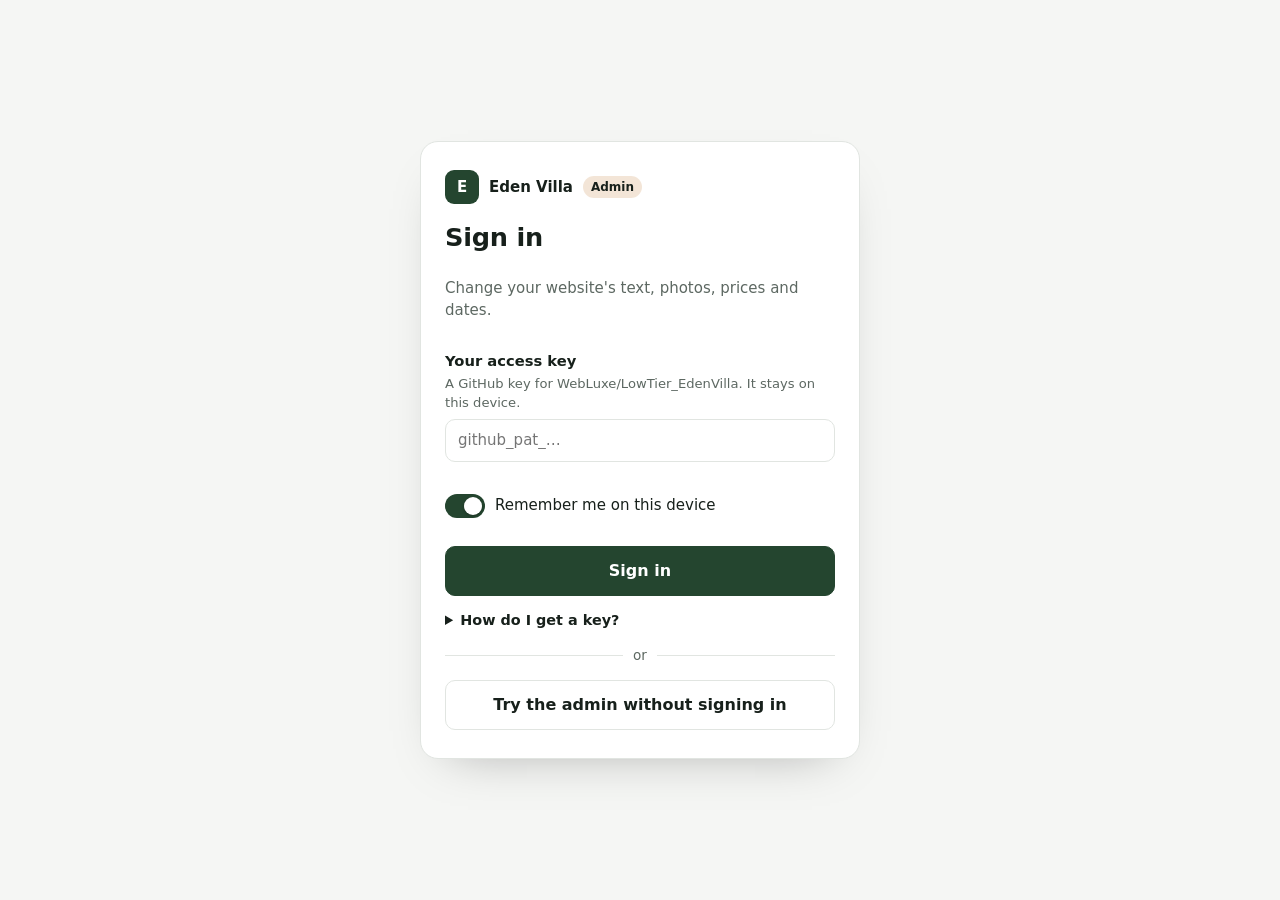
<file: admin/index.html>
<!doctype html>
<html lang="en">
<head>
<meta charset="utf-8">
<meta name="viewport" content="width=device-width, initial-scale=1, viewport-fit=cover">
<meta name="robots" content="noindex, nofollow">
<title>Admin</title>
<link rel="icon" href="../assets/favicon.svg" type="image/svg+xml">
<link rel="stylesheet" href="admin.css?v=8f308b787d">
</head>
<body>
<div id="adm"><noscript><p style="padding:24px">The admin panel needs JavaScript.</p></noscript></div>
<script src="../config.js?v=8f308b787d"></script>
<script src="../data/site.js"></script>
<script src="admin.js?v=8f308b787d"></script>
<script>document.title = ((window.SITE || {}).name || 'Website') + ' · Admin'; window.ADMIN_START();</script>
</body>
</html>
</file>
<file: admin/admin.css>
/* WebLuxe admin panel. --p and --a come from the site's brand colours. */
:root { --p: #1e3f31; --a: #c98a4b; --bg: #f5f6f4; --card: #fff; --text: #17201b; --text-2: #5d6862; --line: #e1e5e1; --ok: #12804a; --err: #b42318; --r: 12px; color-scheme: light; }
@media (prefers-color-scheme: dark) { :root:not([data-theme="light"]) { --bg: #0f1412; --card: #171e1b; --text: #eef2ef; --text-2: #a7b2ac; --line: #28322d; color-scheme: dark; } }
*, *::before, *::after { box-sizing: border-box; }
html, body { margin: 0; }
body { font: 15px/1.5 system-ui, -apple-system, "Segoe UI", Roboto, sans-serif; color: var(--text); background: var(--bg); -webkit-font-smoothing: antialiased; }
h1 { font-size: 1.6rem; margin: 0 0 6px; letter-spacing: -.01em; }
a { color: inherit; }
button, input, select, textarea { font: inherit; color: inherit; }
img { display: block; max-width: 100%; }
[hidden] { display: none !important; }
:focus-visible { outline: 3px solid color-mix(in srgb, var(--a) 70%, transparent); outline-offset: 2px; }
.loading { padding: 40px; text-align: center; color: var(--text-2); }

.btn { display: inline-flex; align-items: center; justify-content: center; gap: 6px; min-height: 42px; padding: 0 16px; border-radius: 10px; border: 1px solid var(--line); background: var(--card); font-weight: 600; text-decoration: none; cursor: pointer; white-space: nowrap; }
.btn:hover { border-color: color-mix(in srgb, var(--text) 30%, transparent); }
.btn-p { background: var(--p); border-color: var(--p); color: #fff; }
.btn-p:hover { filter: brightness(1.12); border-color: var(--p); }
.btn-q { background: transparent; }
.btn-s { min-height: 36px; padding: 0 12px; font-size: .9rem; }
.btn-l { min-height: 50px; width: 100%; font-size: 1rem; }
.btn[disabled] { opacity: .6; cursor: progress; }
.row { display: flex; flex-wrap: wrap; align-items: center; gap: 8px; margin: 10px 0; }

/* sign in */
.login { min-height: 100vh; display: grid; place-items: center; padding: 20px 16px; }
.lcard { width: min(100%, 440px); background: var(--card); border: 1px solid var(--line); border-radius: 18px; padding: 28px 24px; display: grid; gap: 14px; box-shadow: 0 20px 50px -30px rgb(0 0 0 / .35); }
.lcard form { display: grid; gap: 14px; }
.brand { display: flex; align-items: center; gap: 10px; margin: 0; text-decoration: none; }
.brand span { width: 34px; height: 34px; display: grid; place-items: center; border-radius: 9px; background: var(--p); color: #fff; font-weight: 700; }
.brand small { padding: 2px 8px; border-radius: 99px; background: color-mix(in srgb, var(--a) 22%, transparent); font-weight: 600; font-size: .75rem; }
.intro { margin: 0 0 14px; color: var(--text-2); }
.how { font-size: .9rem; color: var(--text-2); }
.how summary { cursor: pointer; font-weight: 600; color: var(--text); }
.how ol { padding-left: 18px; display: grid; gap: 6px; }
.demo-or { display: flex; align-items: center; gap: 10px; color: var(--text-2); font-size: .85rem; margin: 0; }
.demo-or::before, .demo-or::after { content: ""; flex: 1; height: 1px; background: var(--line); }

/* layout */
.top { position: sticky; top: 0; z-index: 20; display: flex; align-items: center; gap: 12px; padding: 10px 16px; background: var(--card); border-bottom: 1px solid var(--line); }
.top .brand b { max-width: 30vw; overflow: hidden; text-overflow: ellipsis; white-space: nowrap; }
.st { margin: 0 0 0 auto; font-size: .82rem; color: var(--ok); white-space: nowrap; }
.st::before { content: "● "; }
.st-dirty { color: #b26a00; }
.tools { display: flex; align-items: center; gap: 8px; }
.me { position: relative; }
.me summary { list-style: none; cursor: pointer; }
.me summary::-webkit-details-marker { display: none; }
.me summary img, .me summary i { width: 36px; height: 36px; border-radius: 50%; display: grid; place-items: center; background: var(--line); font-style: normal; font-weight: 700; }
.me > div { position: absolute; right: 0; top: calc(100% + 8px); width: 250px; padding: 14px; display: grid; gap: 8px; background: var(--card); border: 1px solid var(--line); border-radius: var(--r); box-shadow: 0 20px 40px -20px rgb(0 0 0 / .4); }
.me p { margin: 0 0 4px; font-size: .9rem; }
.body { display: grid; grid-template-columns: 220px minmax(0, 1fr); align-content: start; min-height: calc(100vh - 61px); }
.nav { display: flex; flex-direction: column; gap: 2px; padding: 14px 10px; border-right: 1px solid var(--line); background: var(--card); position: sticky; top: 61px; height: calc(100vh - 61px); overflow: auto; }
.nav button { display: flex; align-items: center; gap: 10px; min-height: 42px; padding: 0 12px; border: 0; border-radius: 10px; background: none; text-align: left; font-weight: 500; cursor: pointer; }
.nav button span { width: 22px; text-align: center; }
.nav button:hover { background: var(--bg); }
.nav button[aria-current] { background: color-mix(in srgb, var(--p) 12%, transparent); color: var(--p); font-weight: 650; }
@media (prefers-color-scheme: dark) { .nav button[aria-current] { color: var(--text); background: color-mix(in srgb, var(--p) 45%, transparent); } }
.pane { padding: 24px clamp(16px, 4vw, 40px) 80px; max-width: 900px; }
@media (max-width: 820px) {
  .top { flex-wrap: wrap; gap: 8px; }
  .st { order: 3; flex-basis: 100%; margin: 0; }
  .tools { margin-left: auto; }
  .top .brand small { display: none; }
  .body { grid-template-columns: 1fr; grid-template-rows: auto 1fr; }
  .nav button { min-height: 40px; }
  .nav { position: sticky; top: 0; z-index: 10; flex-direction: row; height: auto; overflow-x: auto; border-right: 0; border-bottom: 1px solid var(--line); padding: 8px; scrollbar-width: none; }
  .nav::-webkit-scrollbar { display: none; }
  .nav button { flex: none; white-space: nowrap; }
  .pane { padding-top: 18px; }
}

/* fields */
.fl { display: grid; gap: 6px; margin: 0 0 18px; }
.lb { font-weight: 650; font-size: .92rem; display: grid; gap: 2px; }
.lb small { font-weight: 400; color: var(--text-2); font-size: .82rem; }
.fl input, .fl select, .fl textarea, .row input { width: 100%; min-height: 42px; padding: 9px 12px; border: 1px solid var(--line); border-radius: 10px; background: var(--card); }
.row input { width: auto; flex: 1 1 200px; }
.fl textarea { resize: vertical; min-height: 84px; }
.fl input:focus, .fl select:focus, .fl textarea:focus { outline: none; border-color: var(--p); box-shadow: 0 0 0 3px color-mix(in srgb, var(--p) 18%, transparent); }
.langs { display: grid; gap: 8px; }
@media (min-width: 900px) { .langs:has(> :nth-child(2)) { grid-template-columns: 1fr 1fr; } }
.lg { position: relative; display: block; }
.lg i { position: absolute; left: 10px; top: 11px; font: 700 .68rem/1 system-ui; letter-spacing: .06em; color: var(--text-2); pointer-events: none; }
.lg input, .lg textarea { padding-left: 34px !important; }
.fl-n .num { display: flex; align-items: center; gap: 8px; max-width: 220px; }
.fl-n em { font-style: normal; color: var(--text-2); }
.fl-md span { display: flex; gap: 6px; max-width: 220px; }
.hint { color: var(--text-2); font-size: .86rem; margin: 0; }
.note { padding: 12px 14px; border-radius: 10px; background: color-mix(in srgb, var(--a) 16%, transparent); margin: 0 0 18px; font-size: .92rem; }
.grp { border: 1px solid var(--line); border-radius: var(--r); padding: 14px 16px 2px; margin: 0 0 18px; background: var(--card); }
.grp legend { font-weight: 700; padding: 0 6px; }
.grp .hint { margin-bottom: 12px; }
.tg { display: inline-flex; align-items: center; gap: 10px; cursor: pointer; margin: 0 0 14px; font-weight: 500; }
.tg input { position: absolute; opacity: 0; }
.tg span { width: 40px; height: 24px; border-radius: 99px; background: var(--line); position: relative; transition: background .2s; flex: none; }
.tg span::after { content: ""; position: absolute; left: 3px; top: 3px; width: 18px; height: 18px; border-radius: 50%; background: #fff; transition: transform .2s; box-shadow: 0 1px 3px rgb(0 0 0 / .3); }
.tg input:checked + span { background: var(--p); }
.tg input:checked + span::after { transform: translateX(16px); }
.tg input:focus-visible + span { outline: 3px solid color-mix(in srgb, var(--a) 70%, transparent); outline-offset: 2px; }

/* lists */
.items { list-style: none; padding: 0; margin: 0 0 4px; display: grid; gap: 8px; }
.items > li > details { background: var(--card); border: 1px solid var(--line); border-radius: var(--r); }
.items summary { display: flex; align-items: center; gap: 8px; padding: 8px 8px 8px 14px; cursor: pointer; list-style: none; min-height: 48px; }
.items summary::-webkit-details-marker { display: none; }
.items summary b { flex: 1; min-width: 0; overflow: hidden; text-overflow: ellipsis; white-space: nowrap; }
.items summary b::before { content: "▸ "; color: var(--text-2); }
.items details[open] > summary b::before { content: "▾ "; }
.sub { padding: 6px 14px 4px; border-top: 1px solid var(--line); }
.sub .fl-list .items > li > details { background: var(--bg); }
.ia { display: flex; gap: 4px; flex: none; }
.ib { width: 34px; height: 34px; display: grid; place-items: center; border: 1px solid var(--line); border-radius: 8px; background: var(--card); cursor: pointer; font-size: .9rem; }
.ib-del:hover { border-color: var(--err); color: var(--err); }
/* photos */
.img1 { display: grid; grid-template-columns: 140px minmax(0, 1fr); gap: 14px; align-items: start; }
.img1 > img, .noimg { width: 140px; aspect-ratio: 4 / 3; object-fit: cover; border-radius: 10px; background: var(--line); display: grid; place-items: center; color: var(--text-2); font-size: .85rem; }
.img1 .btn { margin-bottom: 10px; }
@media (max-width: 520px) { .img1 { grid-template-columns: 1fr; } }
.imgs { list-style: none; padding: 0; margin: 0; display: grid; grid-template-columns: repeat(auto-fill, minmax(150px, 1fr)); gap: 10px; }
.imgs li { position: relative; background: var(--card); border: 1px solid var(--line); border-radius: var(--r); overflow: hidden; }
.imgs img { width: 100%; aspect-ratio: 4 / 3; object-fit: cover; }
.imgs .ia { position: absolute; top: 6px; right: 6px; }
.imgs .ib { width: 30px; height: 30px; background: color-mix(in srgb, var(--card) 88%, transparent); }
.imgs details { padding: 6px 10px; font-size: .85rem; }
.imgs details summary { cursor: pointer; color: var(--text-2); }
.imgs details .fl { margin: 8px 0; }
.imgs .add label { display: grid; place-items: center; min-height: 150px; height: 100%; cursor: pointer; color: var(--p); font-weight: 650; border: 2px dashed var(--line); border-radius: var(--r); }
/* dates */
.dates { list-style: none; padding: 0; margin: 0; display: grid; gap: 8px; }
.dates li { display: grid; grid-template-columns: repeat(2, minmax(0, 1fr)) minmax(0, 1.4fr) auto auto; gap: 8px; align-items: end; padding: 10px; background: var(--card); border: 1px solid var(--line); border-radius: var(--r); }
.dates li.past { opacity: .55; }
.dates li.empty { display: block; color: var(--text-2); }
.dates label { display: grid; gap: 4px; font-size: .78rem; color: var(--text-2); }
.dates input { min-height: 40px; padding: 6px 10px; border: 1px solid var(--line); border-radius: 8px; background: var(--card); width: 100%; }
.dates em { font-style: normal; font-size: .85rem; color: var(--text-2); padding-bottom: 10px; white-space: nowrap; }
@media (max-width: 640px) { .dates li { grid-template-columns: 1fr 1fr; } .dates .dn { grid-column: 1 / -1; } }
.av-room { margin-bottom: 26px; }
.av-room h2 { font-size: 1.1rem; margin: 0 0 8px; }
/* inbox */
.inbox { list-style: none; padding: 0; margin: 0 0 22px; display: grid; gap: 10px; }
.inbox > li { padding: 14px 16px; background: var(--card); border: 1px solid var(--line); border-left: 4px solid var(--a); border-radius: var(--r); display: grid; gap: 6px; }
.inbox > li.ib-confirmed { border-left-color: var(--ok); }
.inbox > li.ib-declined { border-left-color: var(--line); opacity: .7; }
.inbox > li.ib-replied { border-left-color: #6b8fd6; }
.inbox > li.empty { border-left-color: var(--line); color: var(--text-2); }
.ib-top { display: flex; flex-wrap: wrap; align-items: center; gap: 8px; }
.ib-top time { margin-left: auto; font-size: .82rem; color: var(--text-2); }
.badge { font-size: .74rem; font-weight: 650; padding: 2px 8px; border-radius: 99px; background: var(--bg); border: 1px solid var(--line); }
.inbox p { margin: 0; }
.ib-msg { padding: 8px 10px; border-radius: 8px; background: var(--bg); font-size: .92rem; }
.ib-act { display: flex; flex-wrap: wrap; gap: 6px; align-items: center; margin-top: 4px !important; }
.ib-act select { min-height: 36px; border: 1px solid var(--line); border-radius: 8px; background: var(--card); padding: 0 8px; }
/* staff */
.staff { list-style: none; padding: 0; margin: 0 0 20px; display: grid; gap: 8px; }
.staff li { display: flex; align-items: center; gap: 10px; padding: 10px 12px; background: var(--card); border: 1px solid var(--line); border-radius: var(--r); }
.staff img, .staff i { width: 32px; height: 32px; border-radius: 50%; background: var(--line); }
.staff .btn { margin-left: auto; }
/* toast */
.toast { position: fixed; left: 50%; bottom: 20px; transform: translateX(-50%); z-index: 50; width: min(92vw, 520px); padding: 12px 16px; border-radius: 12px; background: #17201b; color: #fff; box-shadow: 0 20px 40px -16px rgb(0 0 0 / .5); font-size: .92rem; }
.lcard .toast { position: static; transform: none; width: auto; }
.t-ok { background: var(--ok); } .t-err { background: var(--err); }
</file>
